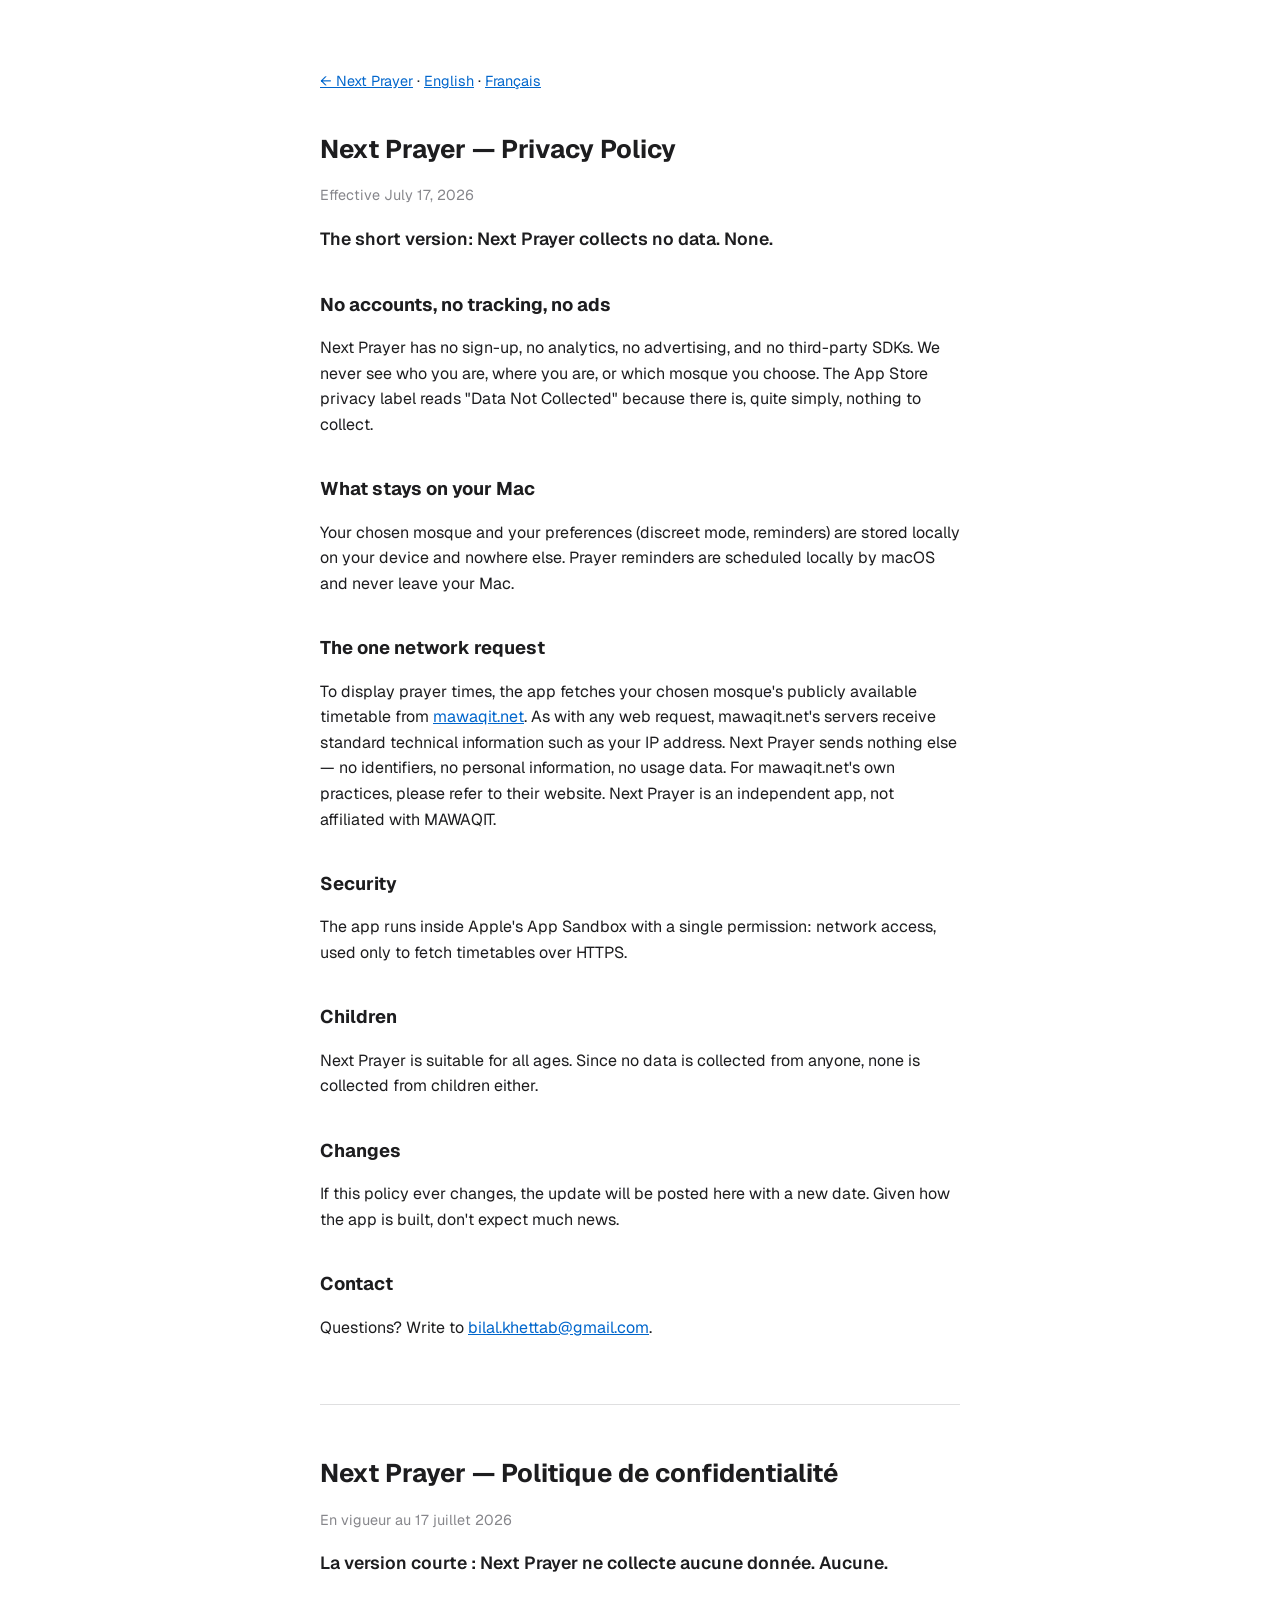
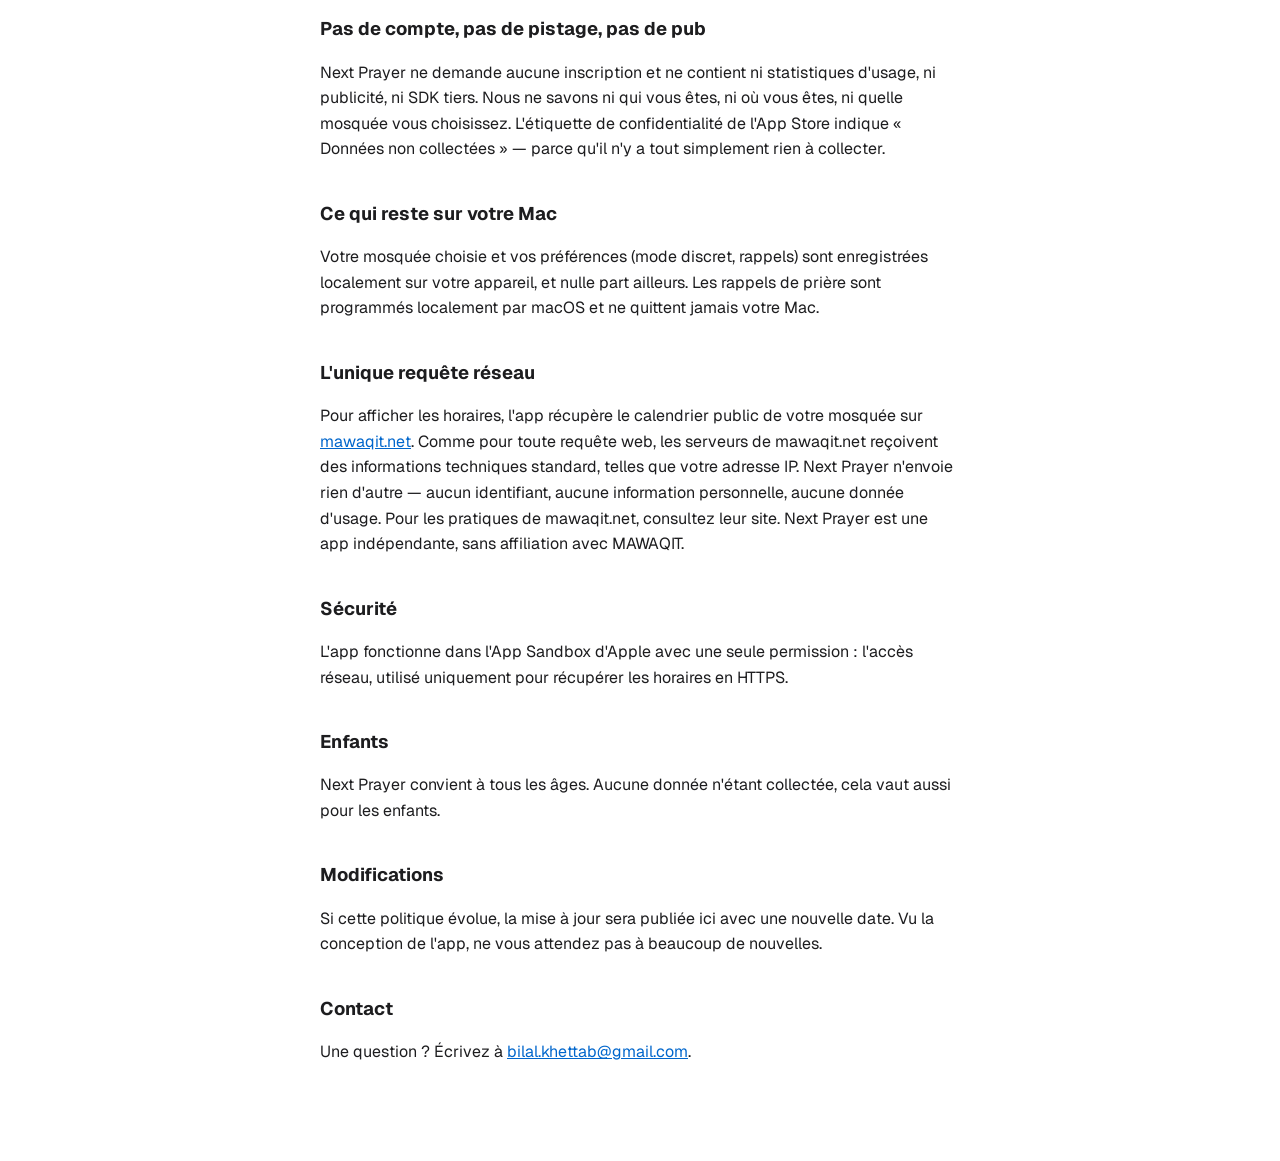
<file: privacy-policy.html>
<!DOCTYPE html>
<html lang="en">
<head>
<meta charset="utf-8">
<meta name="viewport" content="width=device-width, initial-scale=1">
<title>Next Prayer — Privacy Policy</title>
<meta name="description" content="Next Prayer's privacy policy: the Mac prayer times app collects no data. No account, no ads, no analytics. Politique de confidentialité en français incluse.">
<link rel="canonical" href="https://bilalkhettab.github.io/NextPrayer/privacy-policy.html">
<link rel="icon" type="image/png" sizes="32x32" href="assets/icon-32.png">
<link rel="apple-touch-icon" href="assets/icon-256.png">
<meta property="og:type" content="article">
<meta property="og:site_name" content="Next Prayer">
<meta property="og:title" content="Next Prayer — Privacy Policy">
<meta property="og:url" content="https://bilalkhettab.github.io/NextPrayer/privacy-policy.html">
<meta property="og:image" content="https://bilalkhettab.github.io/NextPrayer/assets/icon-512.png">
<link rel="preconnect" href="https://fonts.googleapis.com">
<link rel="preconnect" href="https://fonts.gstatic.com" crossorigin>
<link rel="stylesheet" href="https://fonts.googleapis.com/css2?family=Geist:wght@100..900&display=swap">
<style>
  :root { color-scheme: light dark; }
  body {
    font-family: "Geist", -apple-system, BlinkMacSystemFont, "Segoe UI", Roboto, sans-serif;
    max-width: 640px; margin: 0 auto; padding: 48px 24px 80px;
    line-height: 1.6; color: #1d1d1f; background: #fff;
  }
  @media (prefers-color-scheme: dark) {
    body { color: #f5f5f7; background: #1d1d1f; }
    a { color: #6fb5ff; }
  }
  h1 { font-size: 1.6em; margin-bottom: 0.2em; }
  h2 { font-size: 1.15em; margin-top: 2em; }
  .date { color: #86868b; font-size: 0.9em; }
  .lang { margin: 1.5em 0 2.5em; font-size: 0.9em; }
  .lead { font-size: 1.1em; font-weight: 600; }
  hr { border: none; border-top: 1px solid #86868b44; margin: 4em 0 3em; }
  a { color: #0066cc; }
</style>
</head>
<body>

<p class="lang"><a href="./">← Next Prayer</a> · <a href="#en">English</a> · <a href="#fr">Français</a></p>

<!-- ============================ ENGLISH ============================ -->
<section id="en">
<h1>Next Prayer — Privacy Policy</h1>
<p class="date">Effective July 17, 2026</p>

<p class="lead">The short version: Next Prayer collects no data. None.</p>

<h2>No accounts, no tracking, no ads</h2>
<p>Next Prayer has no sign-up, no analytics, no advertising, and no third-party SDKs. We never see who you are, where you are, or which mosque you choose. The App Store privacy label reads "Data Not Collected" because there is, quite simply, nothing to collect.</p>

<h2>What stays on your Mac</h2>
<p>Your chosen mosque and your preferences (discreet mode, reminders) are stored locally on your device and nowhere else. Prayer reminders are scheduled locally by macOS and never leave your Mac.</p>

<h2>The one network request</h2>
<p>To display prayer times, the app fetches your chosen mosque's publicly available timetable from <a href="https://mawaqit.net">mawaqit.net</a>. As with any web request, mawaqit.net's servers receive standard technical information such as your IP address. Next Prayer sends nothing else — no identifiers, no personal information, no usage data. For mawaqit.net's own practices, please refer to their website. Next Prayer is an independent app, not affiliated with MAWAQIT.</p>

<h2>Security</h2>
<p>The app runs inside Apple's App Sandbox with a single permission: network access, used only to fetch timetables over HTTPS.</p>

<h2>Children</h2>
<p>Next Prayer is suitable for all ages. Since no data is collected from anyone, none is collected from children either.</p>

<h2>Changes</h2>
<p>If this policy ever changes, the update will be posted here with a new date. Given how the app is built, don't expect much news.</p>

<h2>Contact</h2>
<p>Questions? Write to <a href="mailto:bilal.khettab@gmail.com">bilal.khettab@gmail.com</a>.</p>
</section>

<hr>

<!-- ============================ FRANÇAIS ============================ -->
<section id="fr" lang="fr">
<h1>Next Prayer — Politique de confidentialité</h1>
<p class="date">En vigueur au 17 juillet 2026</p>

<p class="lead">La version courte : Next Prayer ne collecte aucune donnée. Aucune.</p>

<h2>Pas de compte, pas de pistage, pas de pub</h2>
<p>Next Prayer ne demande aucune inscription et ne contient ni statistiques d'usage, ni publicité, ni SDK tiers. Nous ne savons ni qui vous êtes, ni où vous êtes, ni quelle mosquée vous choisissez. L'étiquette de confidentialité de l'App Store indique « Données non collectées » — parce qu'il n'y a tout simplement rien à collecter.</p>

<h2>Ce qui reste sur votre Mac</h2>
<p>Votre mosquée choisie et vos préférences (mode discret, rappels) sont enregistrées localement sur votre appareil, et nulle part ailleurs. Les rappels de prière sont programmés localement par macOS et ne quittent jamais votre Mac.</p>

<h2>L'unique requête réseau</h2>
<p>Pour afficher les horaires, l'app récupère le calendrier public de votre mosquée sur <a href="https://mawaqit.net">mawaqit.net</a>. Comme pour toute requête web, les serveurs de mawaqit.net reçoivent des informations techniques standard, telles que votre adresse IP. Next Prayer n'envoie rien d'autre — aucun identifiant, aucune information personnelle, aucune donnée d'usage. Pour les pratiques de mawaqit.net, consultez leur site. Next Prayer est une app indépendante, sans affiliation avec MAWAQIT.</p>

<h2>Sécurité</h2>
<p>L'app fonctionne dans l'App Sandbox d'Apple avec une seule permission : l'accès réseau, utilisé uniquement pour récupérer les horaires en HTTPS.</p>

<h2>Enfants</h2>
<p>Next Prayer convient à tous les âges. Aucune donnée n'étant collectée, cela vaut aussi pour les enfants.</p>

<h2>Modifications</h2>
<p>Si cette politique évolue, la mise à jour sera publiée ici avec une nouvelle date. Vu la conception de l'app, ne vous attendez pas à beaucoup de nouvelles.</p>

<h2>Contact</h2>
<p>Une question ? Écrivez à <a href="mailto:bilal.khettab@gmail.com">bilal.khettab@gmail.com</a>.</p>
</section>

</body>
</html>
</file>
